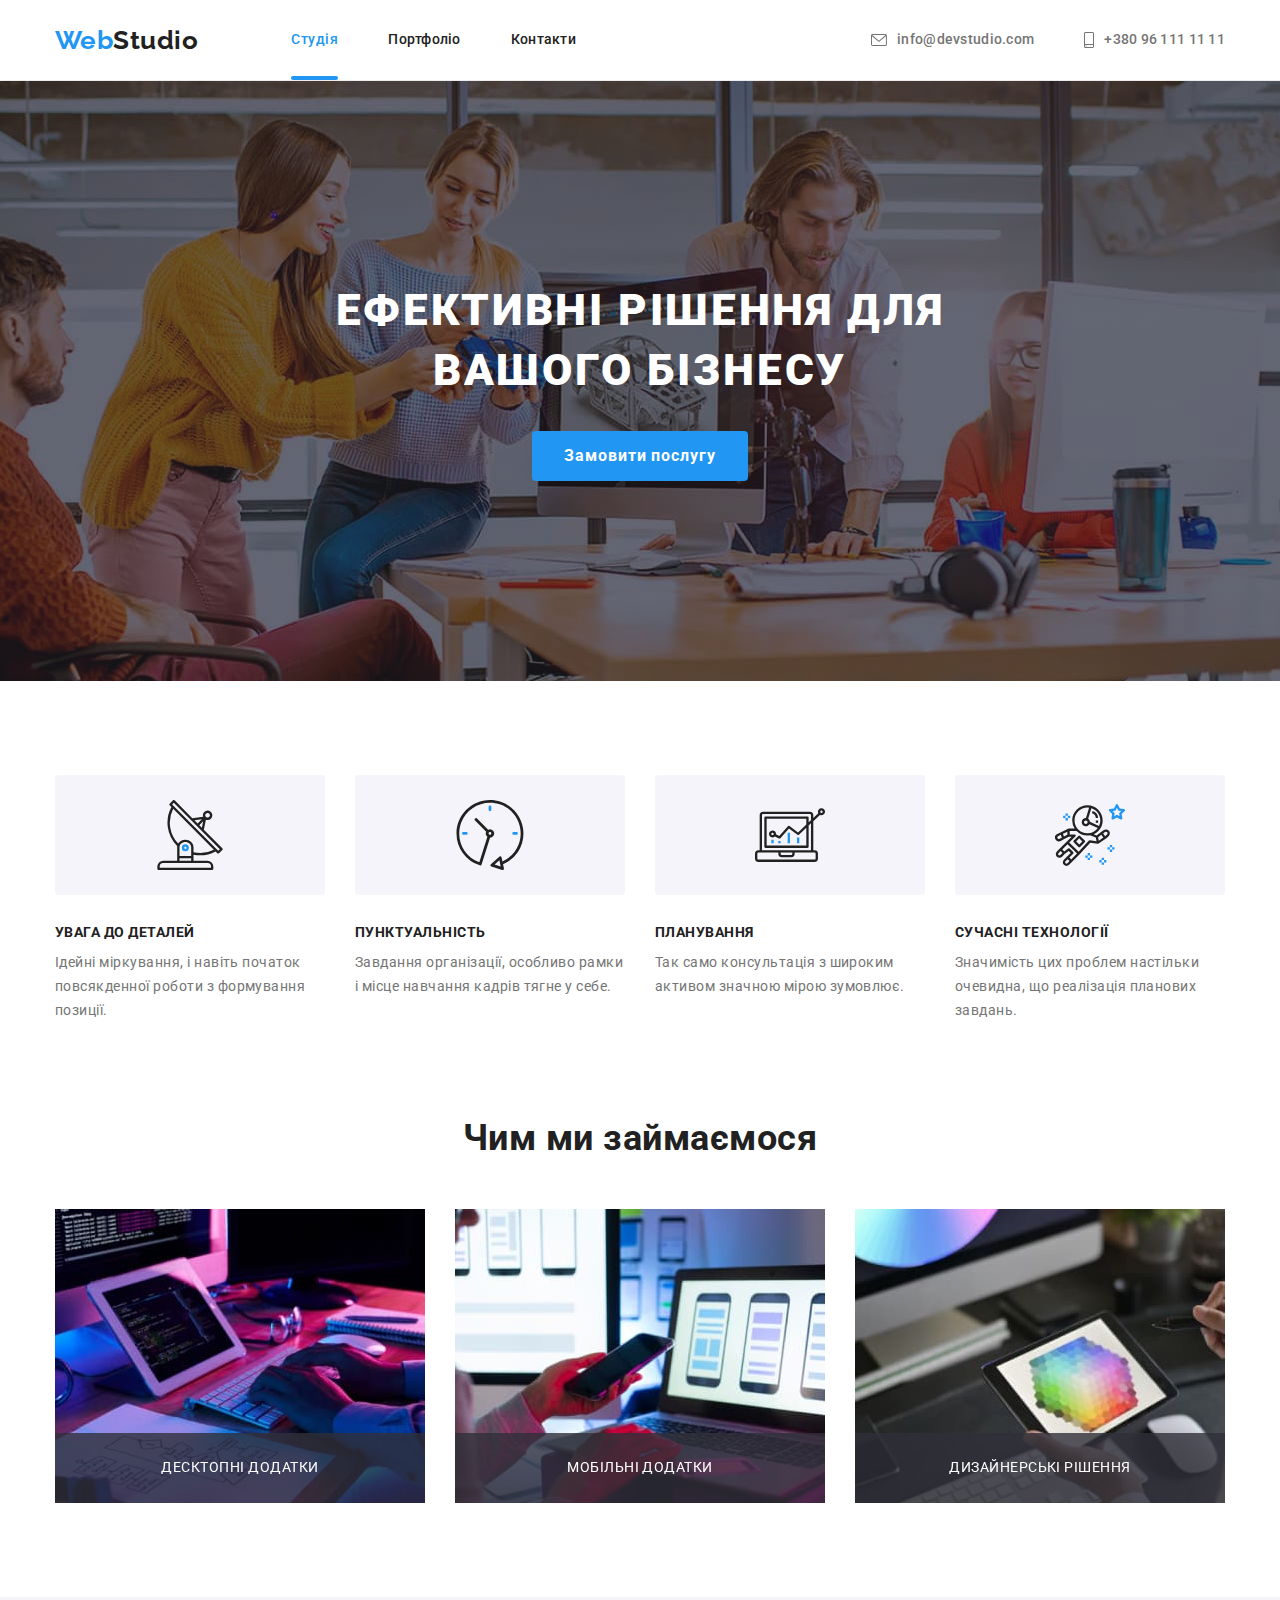
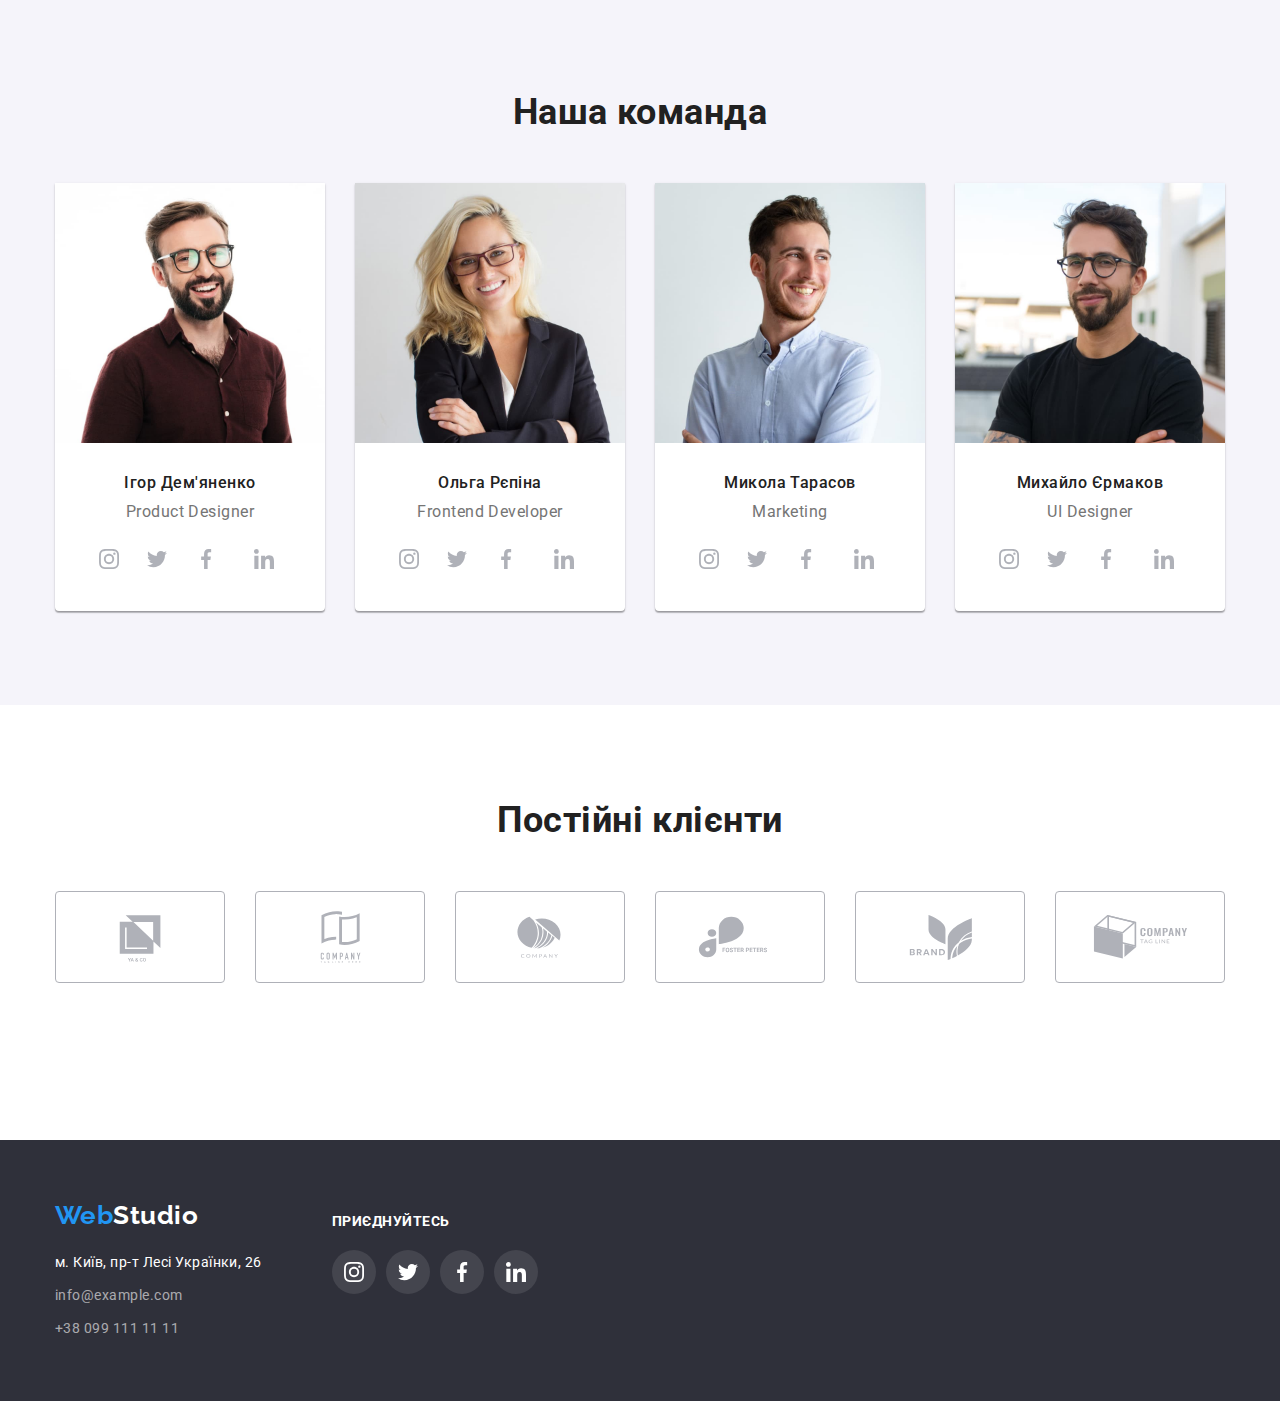
<file: index.html>
<!DOCTYPE html>
<html lang="ru">
  <head>
    <meta charset="UTF-8" />
    <meta http-equiv="X-UA-Compatible" content="IE=edge" />
    <meta name="viewport" content="width=device-width, initial-scale=1.0" />
    <title>Document</title>
    <link
      href="https://fonts.googleapis.com/css2?family=Raleway:wght@700&family=Roboto:wght@400;500;700;900&display=swap"
      rel="stylesheet"
    />
    <link
      rel="stylesheet"
      href="https://cdnjs.cloudflare.com/ajax/libs/modern-normalize/1.1.0/modern-normalize.min.css
"
    />
    <link rel="stylesheet" href="./css/styles.css" />
  </head>
  <body class="page">
    <!--шапка-->
    <header class="page-header">
      <div class="container main-nav">
        <nav class="main-nav">
          <a class="logo-link" href="/" lang="en">
            <span class="logo-accent">Web</span>Studio
          </a>
          <ul class="site-nav list">
            <li class="item">
              <a href="./index.html" class="link-current">Студія</a>
            </li>
            <li class="item">
              <a href="./portfolio.html" class="link">Портфоліо</a>
            </li>
            <li class="item">
              <a href="" class="link">Контакти</a>
            </li>
          </ul>
        </nav>

        <ul class="auth-nav list">
          <li class="item">
            <a href="emailto:info@devstudio.com" class="link">
              <svg class="icon" width="16" height="12">
                <use href="./images/icons.svg#envelope"></use>
              </svg>
              info@devstudio.com
            </a>
          </li>
          <li class="item">
            <a href="tel:+380961111111" class="link">
              <svg class="icon" width="10" height="16">
                <use href="./images/icons.svg#smartphone"></use>
              </svg>
              +380 96 111 11 11
            </a>
          </li>
        </ul>
      </div>
    </header>
    <!--hero-->
    <main>
      <section class="hero section">
        <div class="container">
          <h1 class="hero-title">
            Ефективні рішення для<br />
            вашого бізнесу
          </h1>
          <button data-modal-open class="button-main" type="button">
            Замовити послугу
          </button>
        </div>
        <div class="backdrop is-hidden" data-modal>
          <div class="modal">
            <button data-modal-close class="modal-close">
              <img src="./images/closebtn.jpg" alt="закрити" />
            </button>
          </div>
        </div>
      </section>
      <!--особенности-->
      <section class="feature section">
        <div class="container">
          <h2 class="section-title">Наши особенности</h2>
          <ul class="feature list">
            <li class="item">
              <div class="feature-thumb">
                <svg class="feature-icon">
                  <use
                    href="./images/icons.svg#antenna"
                    width="70"
                    height="70"
                    x="100"
                    y="25"
                  ></use>
                </svg>
              </div>
              <h3 class="feature-title">Увага до деталей</h3>
              <p class="text">
                Ідейні міркування, і навіть початок повсякденної роботи з
                формування позиції.
              </p>
            </li>
            <li class="item">
              <div class="feature-thumb">
                <svg class="feature-icon">
                  <use
                    href="./images/icons.svg#clock"
                    width="70"
                    height="70"
                    x="100"
                    y="25"
                  ></use>
                </svg>
              </div>
              <h3 class="feature-title">Пунктуальність</h3>
              <p class="text">
                Завдання організації, особливо рамки і місце навчання кадрів
                тягне у себе.
              </p>
            </li>
            <li class="item">
              <div class="feature-thumb">
                <svg class="feature-icon">
                  <use
                    href="./images/icons.svg#diagram"
                    width="70"
                    height="70"
                    x="100"
                    y="25"
                  ></use>
                </svg>
              </div>
              <h3 class="feature-title">Планування</h3>
              <p class="text">
                Так само консультація з широким активом значною мірою зумовлює.
              </p>
            </li>
            <li class="item">
              <div class="feature-thumb">
                <svg class="feature-icon">
                  <use
                    href="./images/icons.svg#astronaut"
                    width="70"
                    height="70"
                    x="100"
                    y="25"
                  ></use>
                </svg>
              </div>
              <h3 class="feature-title">Сучасні технології</h3>
              <p class="text">
                Значимість цих проблем настільки очевидна, що реалізація
                планових завдань.
              </p>
            </li>
          </ul>
        </div>
      </section>
      <!--чем занимаемся-->
      <section class="specification section">
        <div class="container">
          <h2 class="title">Чим ми займаємося</h2>
          <ul class="list">
            <li class="item">
              <img
                class="picture"
                src="./images/websitedv.jpg"
                alt="разработка сайтов"
                width="370"
                height="294"
              />
              <div class="specification-thumb">
                <p class="lable">Десктопні додатки</p>
              </div>
            </li>
            <li class="item">
              <img
                class="picture"
                src="./images/appdv.jpg"
                alt="разработка приложений"
                width="370"
                height="294"
              />
              <div class="specification-thumb">
                <p class="lable">Мобільні додатки</p>
              </div>
            </li>
            <li class="item">
              <img
                class="picture"
                src="./images/desine.jpg"
                alt="дизайн сайтов и приложений"
                width="370"
                height="294"
              />
              <div class="specification-thumb">
                <p class="lable">Дизайнерські рішення</p>
              </div>
            </li>
          </ul>
        </div>
      </section>
      <!--наша команда-->
      <section class="team section">
        <div class="container">
          <h2 class="title">Наша команда</h2>
          <ul class="team-list list">
            <li class="item">
              <figure>
                <img
                  class="picture"
                  src="./images/igor.jpg"
                  alt="дизайн"
                  width="270"
                  height="260"
                />
                <figcaption class="card">
                  <p class="name">Ігор Дем'яненко</p>
                  <p class="text" lang="en">Product Designer</p>
                  <a class="social-link" href="#">
                    <svg class="team-icon">
                      <use
                        href="./images/icons.svg#instagram"
                        width="20"
                        height="20"
                        x="12"
                        y="12"
                      ></use>
                    </svg>
                  </a>
                  <a class="social-link" href="#">
                    <svg class="team-icon">
                      <use
                        href="./images/icons.svg#twitter"
                        width="20"
                        height="20"
                        x="12"
                        y="12"
                      ></use>
                    </svg>
                  </a>
                  <a class="social-link" href="#">
                    <svg class="team-icon">
                      <use
                        href="./images/icons.svg#facebook"
                        width="20"
                        height="20"
                        x="12"
                        y="12"
                      ></use>
                    </svg>
                  </a>
                  <a class="social-link" href="#">
                    <svg class="team-icon">
                      <use
                        href="./images/icons.svg#linkedin"
                        width="20"
                        height="20"
                        x="12"
                        y="12"
                      ></use>
                    </svg>
                  </a>
                </figcaption>
              </figure>
            </li>
            <li class="item">
              <figure>
                <img
                  class="picture"
                  src="./images/olga.jpg"
                  alt="разработка"
                  width="270"
                  height="260"
                />
                <figcaption class="card">
                  <p class="name">Ольга Рєпіна</p>
                  <p class="text" lang="en">Frontend Developer</p>
                  <a class="social-link" href="#">
                    <svg class="team-icon">
                      <use
                        href="./images/icons.svg#instagram"
                        width="20"
                        height="20"
                        x="12"
                        y="12"
                      ></use>
                    </svg>
                  </a>
                  <a class="social-link" href="#">
                    <svg class="team-icon">
                      <use
                        href="./images/icons.svg#twitter"
                        width="20"
                        height="20"
                        x="12"
                        y="12"
                      ></use>
                    </svg>
                  </a>
                  <a class="social-link" href="#">
                    <svg class="team-icon">
                      <use
                        href="./images/icons.svg#facebook"
                        width="20"
                        height="20"
                        x="12"
                        y="12"
                      ></use>
                    </svg>
                  </a>
                  <a class="social-link" href="#">
                    <svg class="team-icon">
                      <use
                        href="./images/icons.svg#linkedin"
                        width="20"
                        height="20"
                        x="12"
                        y="12"
                      ></use>
                    </svg>
                  </a>
                </figcaption>
              </figure>
            </li>
            <li class="item">
              <figure>
                <img
                  class="picture"
                  src="./images/nikolaj.jpg"
                  alt="маркетинг"
                  width="270"
                  height="260"
                />
                <figcaption class="card">
                  <p class="name">Микола Тарасов</p>
                  <p class="text" lang="en">Marketing</p>
                  <a class="social-link" href="#">
                    <svg class="team-icon">
                      <use
                        href="./images/icons.svg#instagram"
                        width="20"
                        height="20"
                        x="12"
                        y="12"
                      ></use>
                    </svg>
                  </a>
                  <a class="social-link" href="#">
                    <svg class="team-icon">
                      <use
                        href="./images/icons.svg#twitter"
                        width="20"
                        height="20"
                        x="12"
                        y="12"
                      ></use>
                    </svg>
                  </a>
                  <a class="social-link" href="#">
                    <svg class="team-icon">
                      <use
                        href="./images/icons.svg#facebook"
                        width="20"
                        height="20"
                        x="12"
                        y="12"
                      ></use>
                    </svg>
                  </a>
                  <a class="social-link" href="#">
                    <svg class="team-icon">
                      <use
                        href="./images/icons.svg#linkedin"
                        width="20"
                        height="20"
                        x="12"
                        y="12"
                      ></use>
                    </svg>
                  </a>
                </figcaption>
              </figure>
            </li>
            <li class="item">
              <figure>
                <img
                  class="picture"
                  src="./images/mikhale.jpg"
                  alt="дизайнер"
                  width="270"
                  height="260"
                />
                <figcaption class="card">
                  <p class="name">Михайло Єрмаков</p>
                  <p class="text" lang="en">UI Designer</p>
                  <a class="social-link" href="#">
                    <svg class="team-icon">
                      <use
                        href="./images/icons.svg#instagram"
                        width="20"
                        height="20"
                        x="12"
                        y="12"
                      ></use>
                    </svg>
                  </a>
                  <a class="social-link" href="#">
                    <svg class="team-icon">
                      <use
                        href="./images/icons.svg#twitter"
                        width="20"
                        height="20"
                        x="12"
                        y="12"
                      ></use>
                    </svg>
                  </a>
                  <a class="social-link" href="#">
                    <svg class="team-icon">
                      <use
                        href="./images/icons.svg#facebook"
                        width="20"
                        height="20"
                        x="12"
                        y="12"
                      ></use>
                    </svg>
                  </a>
                  <a class="social-link" href="#">
                    <svg class="team-icon">
                      <use
                        href="./images/icons.svg#linkedin"
                        width="20"
                        height="20"
                        x="12"
                        y="12"
                      ></use>
                    </svg>
                  </a>
                </figcaption>
              </figure>
            </li>
          </ul>
        </div>
      </section>
      <!-- clients -->
      <section class="clients section">
        <div class="container">
          <h2 class="title">Постійні клієнти</h2>
          <ul class="clients list">
            <li class="item">
              <a href="#" class="clients-thumb">
                <svg class="clients-icon">
                  <use
                    href="./images/icons.svg#LogoYaCo"
                    width="106"
                    height="60"
                    x="32"
                    y="16"
                  ></use>
                </svg>
              </a>
            </li>
            <li class="item">
              <a href="#" class="clients-thumb">
                <svg class="clients-icon">
                  <use
                    href="./images/icons.svg#Logotaghere"
                    width="106"
                    height="60"
                    x="32"
                    y="16"
                  ></use>
                </svg>
              </a>
            </li>
            <li class="item">
              <a href="#" class="clients-thumb">
                <svg class="clients-icon">
                  <use
                    href="./images/icons.svg#Logo-2"
                    width="106"
                    height="60"
                    x="32"
                    y="16"
                  ></use>
                </svg>
              </a>
            </li>
            <li class="item">
              <a href="#" class="clients-thumb">
                <svg class="clients-icon">
                  <use
                    href="./images/icons.svg#Logofoster"
                    width="106"
                    height="60"
                    x="32"
                    y="16"
                  ></use>
                </svg>
              </a>
            </li>
            <li class="item">
              <a href="#" class="clients-thumb">
                <svg class="clients-icon">
                  <use
                    href="./images/icons.svg#Logobrand"
                    width="106"
                    height="60"
                    x="32"
                    y="16"
                  ></use>
                </svg>
              </a>
            </li>
            <li class="item">
              <a href="#" class="clients-thumb">
                <svg class="clients-icon">
                  <use
                    href="./images/icons.svg#Logotagline"
                    width="106"
                    height="60"
                    x="32"
                    y="16"
                  ></use>
                </svg>
              </a>
            </li>
          </ul>
        </div>
      </section>
    </main>
    <!--footer-->
    <footer class="footer-site">
      <div class="container main-footer">
        <div class="footer-adress">
          <a class="logo-link" href="/" lang="en">
            <span class="logo-accent">Web</span>Studio
          </a>
          <address class="nav">
            <ul class="list">
              <li class="item">
                <a
                  href="https://goo.gl/maps/Bx3pmiVZrzGmQuvE9"
                  target="_blank"
                  rel="noopener noreferrer"
                  class="nav"
                  >м. Київ, пр-т Лесі Українки, 26</a
                >
              </li>
              <li class="item">
                <a href="mailto:info@example.com" class="link"
                  >info@example.com</a
                >
              </li>
              <li class="item">
                <a href="tel:+380991111111" class="link">+38 099 111 11 11</a>
              </li>
            </ul>
          </address>
        </div>
        <div class="social">
          <p class="footer-text">Приєднуйтесь</p>
          <ul class="footer-social list">
            <li>
              <a class="footer-thumb" href="#">
                <svg class="footer-icon">
                  <use
                    href="./images/icons.svg#instagram"
                    width="20"
                    height="20"
                    x="12"
                    y="12"
                  ></use>
                </svg>
              </a>
            </li>
            <li>
              <a class="footer-thumb" href="#">
                <svg class="footer-icon">
                  <use
                    href="./images/icons.svg#twitter"
                    width="20"
                    height="20"
                    x="12"
                    y="12"
                  ></use>
                </svg>
              </a>
            </li>
            <li class="item">
              <a class="footer-thumb" href="#">
                <svg class="footer-icon">
                  <use
                    href="./images/icons.svg#facebook"
                    width="20"
                    height="20"
                    x="12"
                    y="12"
                  ></use>
                </svg>
              </a>
            </li>
            <li>
              <a class="footer-thumb" href="#">
                <svg class="footer-icon">
                  <use
                    href="./images/icons.svg#linkedin"
                    width="20"
                    height="20"
                    x="12"
                    y="12"
                  ></use>
                </svg>
              </a>
            </li>
          </ul>
        </div>
      </div>
    </footer>
    <script src="./js/modal.js"></script>
  </body>
</html>
</file>
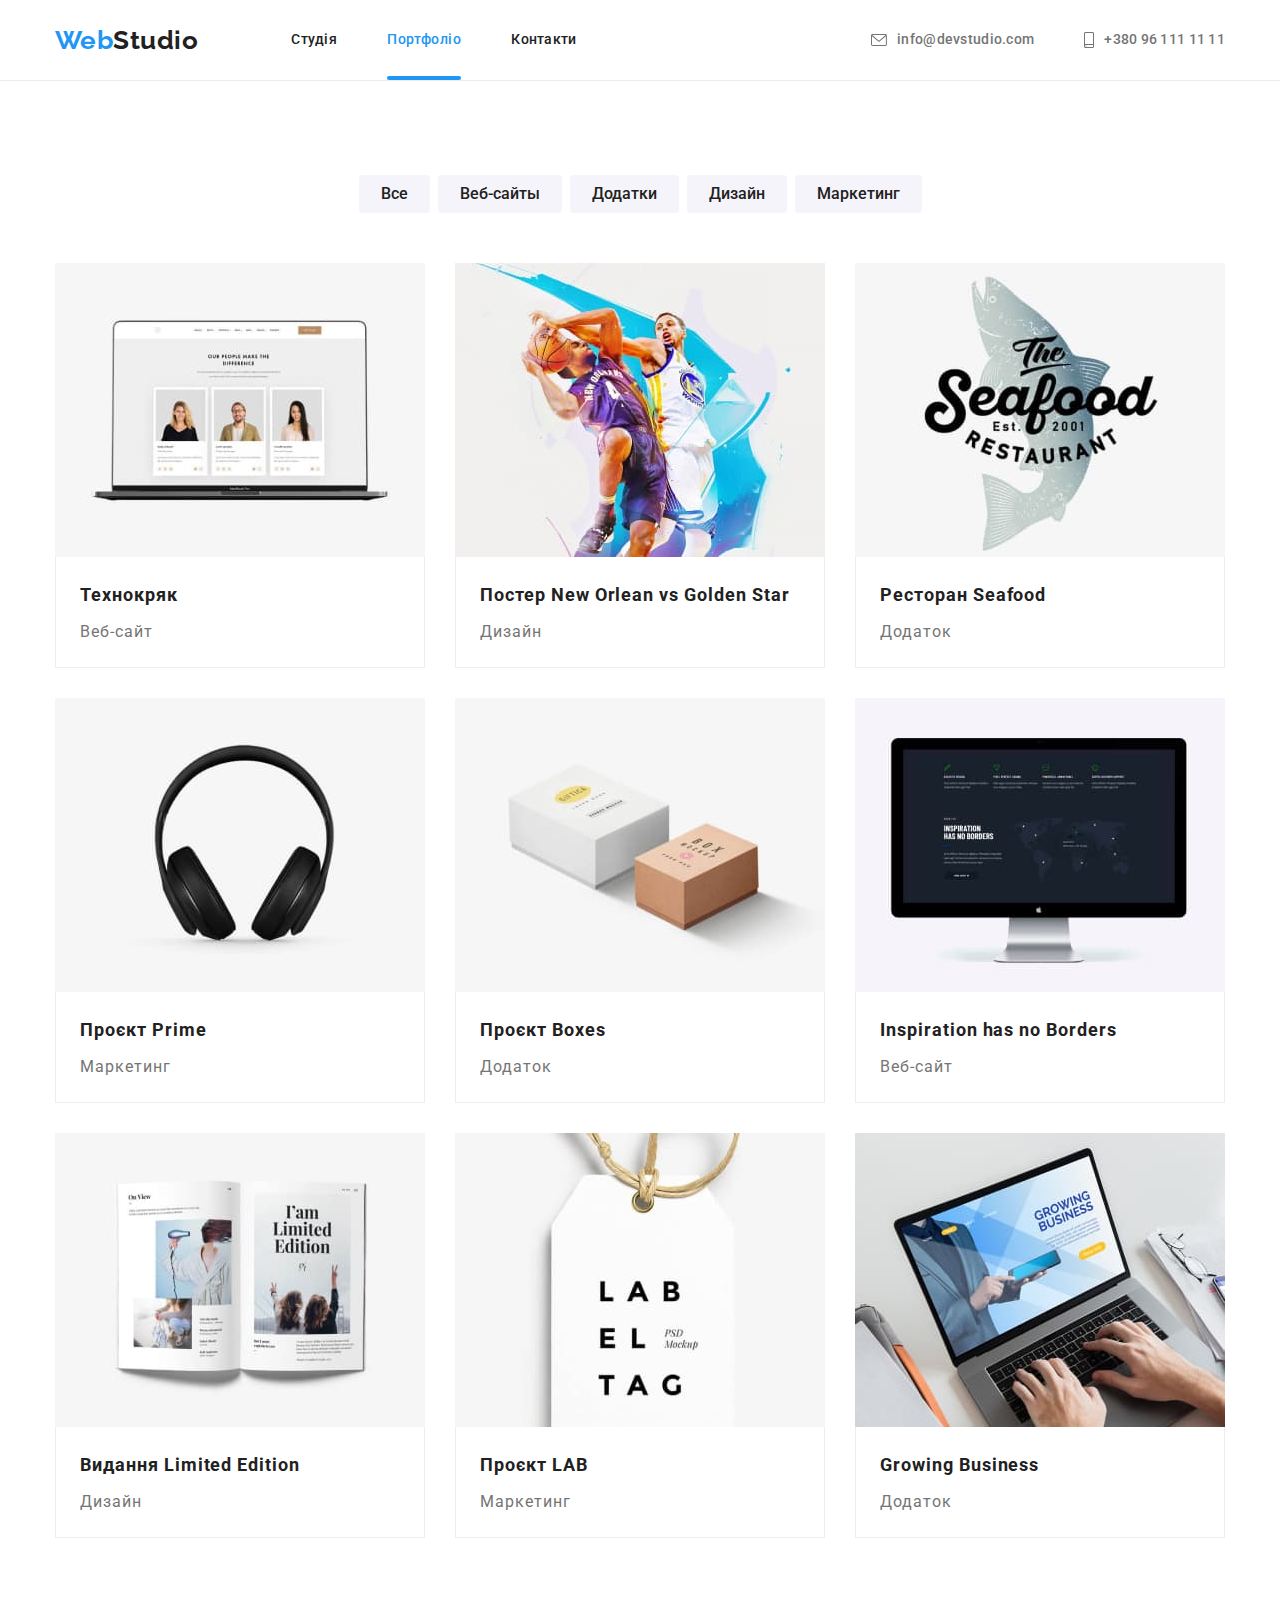
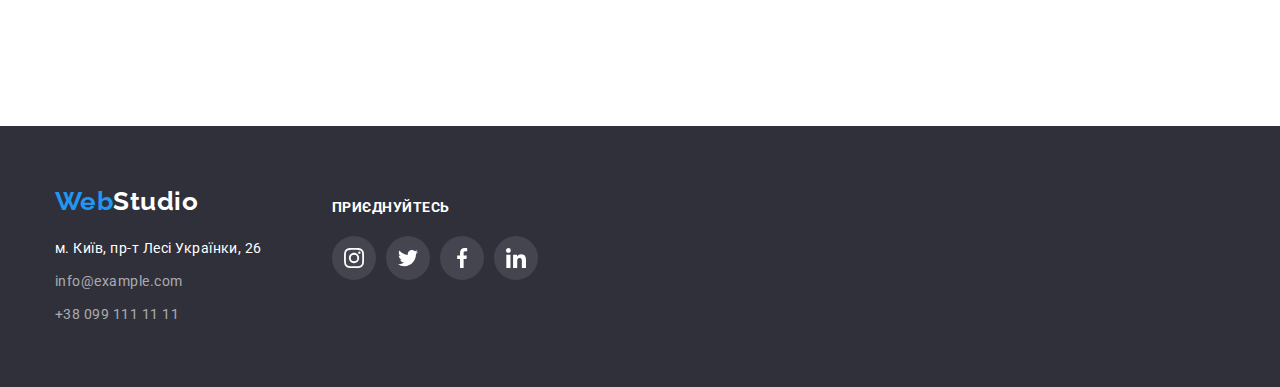
<file: portfolio.html>
<!DOCTYPE html>
<html lang="ru">
  <head>
    <meta charset="UTF-8" />
    <meta http-equiv="X-UA-Compatible" content="IE=edge" />
    <meta name="viewport" content="width=device-width, initial-scale=1.0" />
    <title>Document</title>
    <link
      href="https://fonts.googleapis.com/css2?family=Raleway:wght@700&family=Roboto:wght@400;500;700;900&display=swap"
      rel="stylesheet"
    />
    <link
      rel="stylesheet"
      href="https://cdnjs.cloudflare.com/ajax/libs/modern-normalize/1.1.0/modern-normalize.min.css"
    />

    <link rel="stylesheet" href="./css/styles.css" />
  </head>

  <body class="page">
    <!--шапка-->
    <header class="page-header">
      <div class="container main-nav">
        <nav class="main-nav">
          <a class="logo-link" href="/" lang="en">
            <span class="logo-accent">Web</span>Studio
          </a>
          <ul class="site-nav list">
            <li class="item">
              <a href="./index.html" class="link">Студія</a>
            </li>
            <li class="item">
              <a href="./portfolio.html" class="link-current">Портфоліо</a>
            </li>
            <li class="item">
              <a href="" class="link">Контакти</a>
            </li>
          </ul>
        </nav>

        <ul class="auth-nav list">
          <li class="item">
            <a href="emailto:info@devstudio.com" class="link">
              <svg class="icon" width="16" height="12">
                <use href="./images/icons.svg#envelope"></use>
              </svg>
              info@devstudio.com
            </a>
          </li>
          <li class="item">
            <a href="tel:+380961111111" class="link">
              <svg class="icon" width="10" height="16">
                <use href="./images/icons.svg#smartphone"></use>
              </svg>
              +380 96 111 11 11
            </a>
          </li>
        </ul>
      </div>
    </header>
    <!--main-->
    <main>
      <section class="portfolio section">
        <div class="container">
          <h1>Наши работы</h1>
          <ul class="work list">
            <li class="item">
              <button class="button-type" type="button">Все</button>
            </li>
            <li class="item">
              <button class="button-type" type="button">Веб-сайты</button>
            </li>
            <li class="item">
              <button class="button-type" type="button">Додатки</button>
            </li>
            <li class="item">
              <button class="button-type" type="button">Дизайн</button>
            </li>
            <li class="item">
              <button class="button-type" type="button">Маркетинг</button>
            </li>
          </ul>
          <ul class="work-list list">
            <li class="item">
              <figure>
                <div class="work-thumb">
                  <img
                    class="picture"
                    src="./images/technocrjak.jpg"
                    alt="Работа с веб сайтами"
                    width="370"
                    height="294"
                  />

                  <p class="work-lable">
                    Ресурс пропонує комплексні пропозиції з різним рівнем
                    функціоналу та сервісів. Все це дозволить відвідувачу
                    отримати вичерпні відомості про компанію чи приватну особу.
                  </p>
                </div>
                <figcaption class="box">
                  <p class="title">Технокряк</p>
                  <p class="text">Веб-сайт</p>
                </figcaption>
              </figure>
            </li>
            <li class="item">
              <figure>
                <div class="work-thumb">
                  <img
                    class="picture"
                    src="./images/poster.jpg"
                    alt="дизайн баннеров"
                    width="370"
                    height="294"
                  />
                  <p class="work-lable">
                    Ресурс пропонує комплексні пропозиції з різним рівнем
                    функціоналу та сервісів. Все це дозволить відвідувачу
                    отримати вичерпні відомості про компанію чи приватну особу.
                  </p>
                </div>
                <figcaption class="box">
                  <p class="title">Постер New Orlean vs Golden Star</p>
                  <p class="text">Дизайн</p>
                </figcaption>
              </figure>
            </li>
            <li class="item">
              <figure>
                <div class="work-thumb">
                  <img
                    class="picture"
                    src="./images/seafood.jpg"
                    alt="разработка приложения для ресторана"
                    width="370"
                    height="294"
                  />
                  <p class="work-lable">
                    Ресурс пропонує комплексні пропозиції з різним рівнем
                    функціоналу та сервісів. Все це дозволить відвідувачу
                    отримати вичерпні відомості про компанію чи приватну особу.
                  </p>
                </div>
                <figcaption class="box">
                  <p class="title">Ресторан Seafood</p>
                  <p class="text">Додаток</p>
                </figcaption>
              </figure>
            </li>
            <li class="item">
              <figure>
                <div class="work-thumb">
                  <img
                    class="picture"
                    src="./images/primeproject.jpg"
                    alt="Маркетинговый проект"
                    width="370"
                    height="294"
                  />
                  <p class="work-lable">
                    Ресурс пропонує комплексні пропозиції з різним рівнем
                    функціоналу та сервісів. Все це дозволить відвідувачу
                    отримати вичерпні відомості про компанію чи приватну особу.
                  </p>
                </div>
                <figcaption class="box">
                  <p class="title">Проєкт Prime</p>
                  <p class="text">Маркетинг</p>
                </figcaption>
              </figure>
            </li>
            <li class="item">
              <figure>
                <div class="work-thumb">
                  <img
                    class="picture"
                    src="./images/boxes.jpg"
                    alt="разработка приложения"
                    width="370"
                    height="294"
                  />
                  <p class="work-lable">
                    Ресурс пропонує комплексні пропозиції з різним рівнем
                    функціоналу та сервісів. Все це дозволить відвідувачу
                    отримати вичерпні відомості про компанію чи приватну особу.
                  </p>
                </div>
                <figcaption class="box">
                  <p class="title">Проєкт Boxes</p>
                  <p class="text">Додаток</p>
                </figcaption>
              </figure>
            </li>
            <li class="item">
              <figure>
                <div class="work-thumb">
                  <img
                    class="picture"
                    src="./images/appproject.jpg"
                    alt="разработка веб-сайта"
                    width="370"
                    height="294"
                  />
                  <p class="work-lable">
                    Ресурс пропонує комплексні пропозиції з різним рівнем
                    функціоналу та сервісів. Все це дозволить відвідувачу
                    отримати вичерпні відомості про компанію чи приватну особу.
                  </p>
                </div>
                <figcaption class="box">
                  <p class="title" lang="en">Inspiration has no Borders</p>
                  <p class="text">Веб-сайт</p>
                </figcaption>
              </figure>
            </li>
            <li class="item">
              <figure>
                <div class="work-thumb">
                  <img
                    class="picture"
                    src="./images/limiteded.jpg"
                    alt="дизайн обложек книг"
                    width="370"
                    height="294"
                  />
                  <p class="work-lable">
                    Ресурс пропонує комплексні пропозиції з різним рівнем
                    функціоналу та сервісів. Все це дозволить відвідувачу
                    отримати вичерпні відомості про компанію чи приватну особу.
                  </p>
                </div>
                <figcaption class="box">
                  <p class="title">Видання Limited Edition</p>
                  <p class="text">Дизайн</p>
                </figcaption>
              </figure>
            </li>
            <li class="item">
              <figure>
                <div class="work-thumb">
                  <img
                    class="picture"
                    src="./images/projectlab.jpg"
                    alt="маркетинговый проект"
                    width="370"
                    height="294"
                  />
                  <p class="work-lable">
                    Ресурс пропонує комплексні пропозиції з різним рівнем
                    функціоналу та сервісів. Все це дозволить відвідувачу
                    отримати вичерпні відомості про компанію чи приватну особу.
                  </p>
                </div>
                <figcaption class="box">
                  <p class="title">Проєкт LAB</p>
                  <p class="text">Маркетинг</p>
                </figcaption>
              </figure>
            </li>
            <li class="item">
              <figure>
                <div class="work-thumb">
                  <img
                    class="picture"
                    src="./images/businessapp.jpg"
                    alt="приложение для бизнеса"
                    width="370"
                    height="294"
                  />
                  <p class="work-lable">
                    Ресурс пропонує комплексні пропозиції з різним рівнем
                    функціоналу та сервісів. Все це дозволить відвідувачу
                    отримати вичерпні відомості про компанію чи приватну особу.
                  </p>
                </div>
                <figcaption class="box">
                  <p class="title" lang="en">Growing Business</p>
                  <p class="text">Додаток</p>
                </figcaption>
              </figure>
            </li>
          </ul>
        </div>
      </section>
    </main>
    <!--footer-->
    <footer class="footer-site">
      <div class="container main-footer">
        <div class="footer-adress">
          <a class="logo-link" href="/" lang="en">
            <span class="logo-accent">Web</span>Studio
          </a>
          <address class="nav">
            <ul class="list">
              <li class="item">
                <a
                  href="https://goo.gl/maps/Bx3pmiVZrzGmQuvE9"
                  target="_blank"
                  rel="noopener noreferrer"
                  class="nav"
                  >м. Київ, пр-т Лесі Українки, 26</a
                >
              </li>
              <li class="item">
                <a href="mailto:info@example.com" class="link"
                  >info@example.com</a
                >
              </li>
              <li class="item">
                <a href="tel:+380991111111" class="link">+38 099 111 11 11</a>
              </li>
            </ul>
          </address>
        </div>
        <div class="social">
          <p class="footer-text">Приєднуйтесь</p>
          <ul class="footer-social list">
            <li>
              <a class="footer-thumb" href="#">
                <svg class="footer-icon">
                  <use
                    href="./images/icons.svg#instagram"
                    width="20"
                    height="20"
                    x="12"
                    y="12"
                  ></use>
                </svg>
              </a>
            </li>
            <li>
              <a class="footer-thumb" href="#">
                <svg class="footer-icon">
                  <use
                    href="./images/icons.svg#twitter"
                    width="20"
                    height="20"
                    x="12"
                    y="12"
                  ></use>
                </svg>
              </a>
            </li>
            <li class="item">
              <a class="footer-thumb" href="#">
                <svg class="footer-icon">
                  <use
                    href="./images/icons.svg#facebook"
                    width="20"
                    height="20"
                    x="12"
                    y="12"
                  ></use>
                </svg>
              </a>
            </li>
            <li>
              <a class="footer-thumb" href="#">
                <svg class="footer-icon">
                  <use
                    href="./images/icons.svg#linkedin"
                    width="20"
                    height="20"
                    x="12"
                    y="12"
                  ></use>
                </svg>
              </a>
            </li>
          </ul>
        </div>
      </div>
    </footer>
  </body>
</html>
</file>
<file: css/styles.css>
/* вторичный цвет текста #212121 */
/* основной цвет текста #757575 */
/* основной цвет фона #FFFFFF */
/* цвет фона футера/героя #2F303A; */
/* цвет текста героя #FFFFFF */
/* акцент #2196F3 */
/* вторичный цвет фона #F5F4FA */
/* текст футера rgba(255, 255, 255, 0.6); */
/* основной цвет иконок  #afb1b8*/
/* цвет фона иконок футера rgba(255, 255, 255, 0.1)  */
/* цвет линии хедера #ececec */
/* цвет рамки карточек порьфолто #eeeeee  */
:root {
  --primary-text-color: #757575;
  --title-text-color: #212121;
  --accent-color: #2196f3;
  --white-color: #ffffff;
  --secondary-background-color: #f5f4fa;
  --footer-background-color: #2f303a;
  --footer-text-color: rgba(255, 255, 255, 0.6);
  --main-icon-color: #afb1b8;
  --footer-iconfon-color: rgba(255, 255, 255, 0.1);
  --border-header-color: #ececec;
  --border-portfoliocard-color: #eeeeee;
  --timing-function: cubic-bezier(0.4, 0, 0.2, 1);
  --backdrop-color: rgba(0, 0, 0, 0.2);
  --close-button-color: rgba(0, 0, 0, 0.1);
  --specification-thumb-color: rgba(47, 48, 58, 0.8);
  --workthumb-background-color: rgba(33, 150, 243, 0.9);
}
.page {
  background-color: var(--white-color);
  color: var(--primary-text-color);
  font-family: roboto, sans-serif;
  letter-spacing: 0.03em;
}
.container {
  margin-left: auto;
  margin-right: auto;
  width: 1200px;
  padding-left: 15px;
  padding-right: 15px;
}
figure {
  margin: 0;
}

button {
  padding: 0;
}
.section {
  padding-top: 94px;
  padding-bottom: 94px;
}
/* шапка */
.page-header {
  border-bottom: 1px solid var(--border-header-color);
}
.main-nav {
  display: flex;
  align-items: center;
}
.list {
  list-style: none;
  padding: 0;
  margin: 0;
}
.logo-link {
  color: var(--title-text-color);
  font-family: "Raleway", sans-serif;
  font-style: normal;
  font-weight: 700;
  font-size: 26px;
  line-height: 1.19;
  text-decoration: none;
}
.logo-accent {
  color: var(--accent-color);
}
.site-nav {
  display: flex;
  margin-left: 93px;
}
.site-nav .item + .item {
  margin-left: 50px;
}
.site-nav .link {
  padding-top: 32px;
  padding-bottom: 32px;
  display: block;

  position: relative;

  color: var(--title-text-color);
  font-weight: 500;
  font-size: 14px;
  line-height: 1.14;
  text-decoration: none;
  letter-spacing: 0.02em;
  transition: color 250ms var(--timing-function);
}
.site-nav .link::after {
  content: "";

  position: absolute;
  bottom: 0;
  display: block;
  width: 100%;
  height: 4px;
  background-color: var(--accent-color);
  border-radius: 2px;
  opacity: 0;
  transition: opacity 250ms var(--timing-function);
}

.site-nav .link:hover,
.site-nav .link:focus {
  color: var(--accent-color);
  opacity: 1;
}
.site-nav .link:hover::after,
.site-nav .link:focus::after {
  opacity: 1;
}
.site-nav .link-current {
  display: block;
  padding-top: 32px;
  padding-bottom: 32px;

  position: relative;

  font-weight: 500;
  font-size: 14px;
  line-height: 1.14;
  text-decoration: none;
  color: var(--accent-color);
}
.site-nav .link-current::after {
  content: "";

  position: absolute;
  bottom: 0;
  display: block;
  width: 100%;
  height: 4px;
  background-color: var(--accent-color);
  border-radius: 2px;
}
.site-nav .link-current:hover::after,
.site-nav .link-current:focus::after {
  opacity: 1;
}
.auth-nav {
  display: flex;
  margin-left: auto;
}
.auth-nav .item + .item {
  margin-left: 50px;
}
.auth-nav .link {
  display: flex;
  align-items: center;
  gap: 10px;
  color: var(--primary-text-color);
  fill: var(--primary-text-color);
  font-weight: 500;
  font-size: 14px;
  line-height: 1.14;
  text-decoration: none;
  letter-spacing: 0.02em;
  transition: color 250ms var(--timing-function),
    fill 250ms var(--timing-function);
}

.auth-nav .link:hover,
.auth-nav .link:focus {
  color: var(--accent-color);
  fill: var(--accent-color);
}

/* hero */
.hero {
  text-align: center;
  background-color: var(--footer-background-color);

  margin-top: 0;
  margin-bottom: 0;
  padding-top: 200px;
  padding-bottom: 200px;

  max-width: 1600px;
  margin-left: auto;
  margin-right: auto;
  background-image: linear-gradient(
      to right,
      rgba(47, 48, 58, 0.4),
      rgba(47, 48, 58, 0.4)
    ),
    url(../images/Iherofon.jpg);

  background-size: cover;
  background-repeat: no-repeat;
  background-position: center;
}
.hero-title {
  margin-top: 0;
  margin-bottom: 30px;

  color: var(--white-color);
  font-weight: 900;
  font-size: 44px;
  line-height: 1.36;
  text-align: center;
  letter-spacing: 0.06em;
  text-transform: uppercase;
}
.is-hidden {
  opacity: 0;
  pointer-events: none;
}
.backdrop {
  position: fixed;
  top: 0;
  left: 0;
  width: 100%;
  height: 100%;

  background-color: var(--backdrop-color);
  transition: opacity 250ms var(--timing-function);
}
.is-hidden .modal {
  transform: translate(-50%, -50%) scale(0.7);
}

.modal {
  position: absolute;
  top: 50%;
  left: 50%;
  transform: translate(-50%, -50%) scale(1);
  min-width: 528px;
  min-height: 581px;
  background-color: var(--white-color);
  box-shadow: 0px 2px 1px 0px rgba(0, 0, 0, 0.2),
    0px 1px 1px 0px rgba(0, 0, 0, 0.14), 0px 1px 3px 0px rgba(0, 0, 0, 0.12);
}
.modal-close {
  position: absolute;
  right: 8px;
  top: 8px;
  display: inline-block;
  border: 1px solid var(--close-button-color);
  width: 30px;
  height: 30px;
  cursor: pointer;
  border-radius: 50%;
  background-color: var(--white-color);
}
/* button */
.button-main {
  display: inline-block;
  border: none;
  border-radius: 4px;
  padding: 10px 32px;
  min-width: 200px;
  cursor: pointer;

  background-color: var(--accent-color);
  color: var(--white-color);
  font-weight: 700;
  font-size: 16px;
  line-height: 1.9;
  text-decoration: none;
  text-align: center;
  letter-spacing: 0.06em;
}
.title {
  margin-top: 0;
  margin-bottom: 50px;

  color: var(--title-text-color);
  font-weight: 700;
  font-size: 36px;
  line-height: 1.17;
  text-align: center;
}
.section-title {
  display: none;
  color: var(--title-text-color);
  font-weight: 700;
  font-size: 36px;
  line-height: 1.17;
  text-align: center;
}
/* features */
.feature-title {
  margin-top: 0;
  margin-bottom: 10px;

  color: var(--title-text-color);
  font-weight: 700;
  font-size: 14px;
  line-height: 1.14;
  text-align: left;
  text-transform: uppercase;
}
.feature .text {
  margin-top: 0;
  margin-bottom: 0;

  font-size: 14px;
  line-height: 1.71;
}
.feature {
  display: flex;
  flex-wrap: wrap;
  padding-bottom: 0;
}
.feature .item {
  width: 270px;
}
.feature .item + .item {
  margin-left: 30px;
}

.feature-thumb {
  margin-bottom: 30px;
  width: 270px;
  height: 120px;
  border-radius: 4px;
  background-color: var(--secondary-background-color);
}
/* specification */
.specification .list {
  display: flex;
  flex-wrap: wrap;
  margin-top: 0;
  margin-bottom: 0;
}
.specification .item + .item {
  margin-left: 30px;
}
.specification .item {
  position: relative;
}
.specification-thumb {
  position: absolute;
  bottom: 0;
  padding-top: 27px;
  padding-bottom: 27px;
  width: 100%;

  align-items: center;
  background-color: var(--specification-thumb-color);
}
.lable {
  margin: 0;
  color: var(--white-color);

  font-size: 14px;
  line-height: 1.14;
  text-align: center;
  text-transform: uppercase;
}

/* our team */
.team {
  background-color: var(--secondary-background-color);
}
.team-list .name {
  color: var(--title-text-color);
  font-weight: 500;
  font-size: 16px;
  line-height: 1.19;
  text-align: center;

  margin-top: 30px;
  margin-bottom: 10px;
}
.team-list .text {
  font-size: 16px;
  line-height: 1.19;
  text-align: center;

  margin-top: 0;
  margin-bottom: 16px;
}

.team-list {
  display: flex;
  margin-top: 0;
  margin-bottom: 0;
}
.team-list .item {
  width: 270px;
  height: 428px;
  background-color: var(--white-color);
  border-radius: 0px 0px 4px 4px;
  box-shadow: 0px 1px 3px rgba(0, 0, 0, 0.12), 0px 1px 1px rgba(0, 0, 0, 0.14),
    0px 2px 1px rgba(0, 0, 0, 0.2);
}

.card {
  padding-left: 32px;
  padding-right: 32px;
}
.social-link {
  display: inline-flex;
  width: 44px;
  height: 44px;
  border-radius: 50%;
  color: var(--main-icon-color);
  background-color: var(--white-color);
  transition: background-color 250ms var(--timing-function);
}
.social-link:nth-child(4n + 1) {
  margin-right: 10px;
}
.team-icon {
  fill: currentColor;
  transition: fill 250ms var(--timing-function);
}

.social-link:hover,
.social-link:focus {
  background-color: var(--accent-color);
}
.team-icon:hover,
.team-icon:focus {
  fill: var(--white-color);
}

.team .item + .item {
  margin-left: 30px;
}

.picture {
  display: block;
}
/* clients */
.clients {
  display: flex;
}
.clients-thumb {
  display: inline-block;
  width: 170px;
  height: 92px;
  border: 1px solid var(--main-icon-color);
  border-radius: 4px;
  fill: var(--main-icon-color);
  transition: fill 250ms var(--timing-function),
    border 250ms var(--timing-function);
}

.clients-thumb:hover,
.clients-thumb:focus {
  fill: var(--accent-color);
  border: 1px solid var(--accent-color);
}
.clients .item + .item {
  margin-left: 30px;
}
/* portfolio */
.portfolio h1 {
  display: none;
}
.work {
  display: flex;
  justify-content: center;
}
.work .item + .item {
  margin-left: 8px;
  margin-top: 0;
  margin-bottom: 50px;
}
.button-type {
  padding: 6px 22px;
  border-radius: 4px;
  border: none;

  background-color: var(--secondary-background-color);
  color: var(--title-text-color);
  font-weight: 500;
  font-size: 16px;
  line-height: 1.63;
}
.button-type:hover,
.button-type:focus {
  background-color: var(--accent-color);
  color: var(--white-color);
  box-shadow: 0px 3px 1px rgba(0, 0, 0, 0.1), 0px 1px 2px rgba(0, 0, 0, 0.08),
    0px 2px 2px rgba(0, 0, 0, 0.12);
}

/* work-list */
.work-list {
  display: flex;
  flex-wrap: wrap;
  margin-bottom: 94px;

  letter-spacing: 0.06em;
}

.work-list .item {
  width: 370px;
  margin-right: 30px;
  margin-bottom: 30px;
}
.work-thumb {
  position: relative;
  overflow: hidden;
}
.work-lable {
  position: absolute;
  top: 63px;
  left: 24px;
  right: 24px;
  height: 100%;
  margin: 0;
  font-size: 18px;
  line-height: 1.6;
  color: var(--white-color);
  transform: translateY(100%);
  transition: transform 250ms var(--timing-function);
}
.work-thumb:hover .work-lable {
  transform: translateY(0);
}
.work-thumb::before {
  content: "";
  display: inline-block;
  position: absolute;
  top: 0;
  left: 0;
  width: 100%;
  height: 100%;
  transform: translateY(100%);
  transition: transform 250ms var(--timing-function);

  background-color: var(--workthumb-background-color);
}
.work-thumb:hover::before {
  transform: translateY(0);
}

.work-list .item:hover {
  box-shadow: 1px 4px 6px 0 rgba(0, 0, 0, 0.16), 0 4px 4px 0 rgba(0, 0, 0, 0.06),
    0 1px 1px 0 rgba(0, 0, 0, 0.12);
}

.work-list .item:nth-child(3n) {
  margin-right: 0;
}
.work-list .item:nth-last-child(-n + 3) {
  margin-bottom: 0;
}

.work-list .title {
  margin-top: 0;
  margin-bottom: 4px;
  margin-left: 24px;

  color: var(--title-text-color);
  font-weight: 700;
  font-size: 18px;
  line-height: 2;
  text-align: left;
}

.work-list .text {
  margin-top: 0;
  margin-bottom: 0;
  margin-left: 24px;

  font-size: 16px;
  line-height: 1.88;
}
.box {
  padding-top: 20px;
  padding-bottom: 20px;
  border-left: 1px solid var(--border-portfoliocard-color);
  border-right: 1px solid var(--border-portfoliocard-color);
  border-bottom: 1px solid var(--border-portfoliocard-color);
}
/* footer */
.footer-site {
  background-color: var(--footer-background-color);
  padding-top: 60px;
  padding-bottom: 60px;
}
.footer-site .logo-link {
  color: var(--white-color);
}
.main-footer {
  display: flex;
}
.nav {
  margin-top: 20px;

  color: var(--white-color);
  font-family: "Roboto";
  font-style: normal;
  font-size: 14px;
  line-height: 1.71;
  text-decoration: none;
}
.nav .link {
  color: var(--footer-text-color);
  text-decoration: none;
}
.nav .item {
  margin-top: 0;
  margin-bottom: 9px;
}
.nav .item:last-child {
  margin-bottom: 0;
}
.social {
  display: inline-block;
  margin-left: 70px;
}
.footer-social {
  display: flex;
}
.footer-text {
  margin-bottom: 20px;
  color: var(--white-color);
  font-weight: 700;
  font-size: 14px;
  line-height: 1.14;
  text-transform: uppercase;
}
.footer-thumb {
  margin-top: 0;
  margin-right: 10px;
  display: inline-flex;
  width: 44px;
  height: 44px;
  border-radius: 50%;
  color: var(--white-color);
  background-color: var(--footer-iconfon-color);
  transition: background-color 250ms var(--timing-function);
}
.footer-icon {
  fill: currentColor;
}
.footer-thumb:hover,
.footer-thumb:focus {
  background-color: var(--accent-color);
}
</file>
